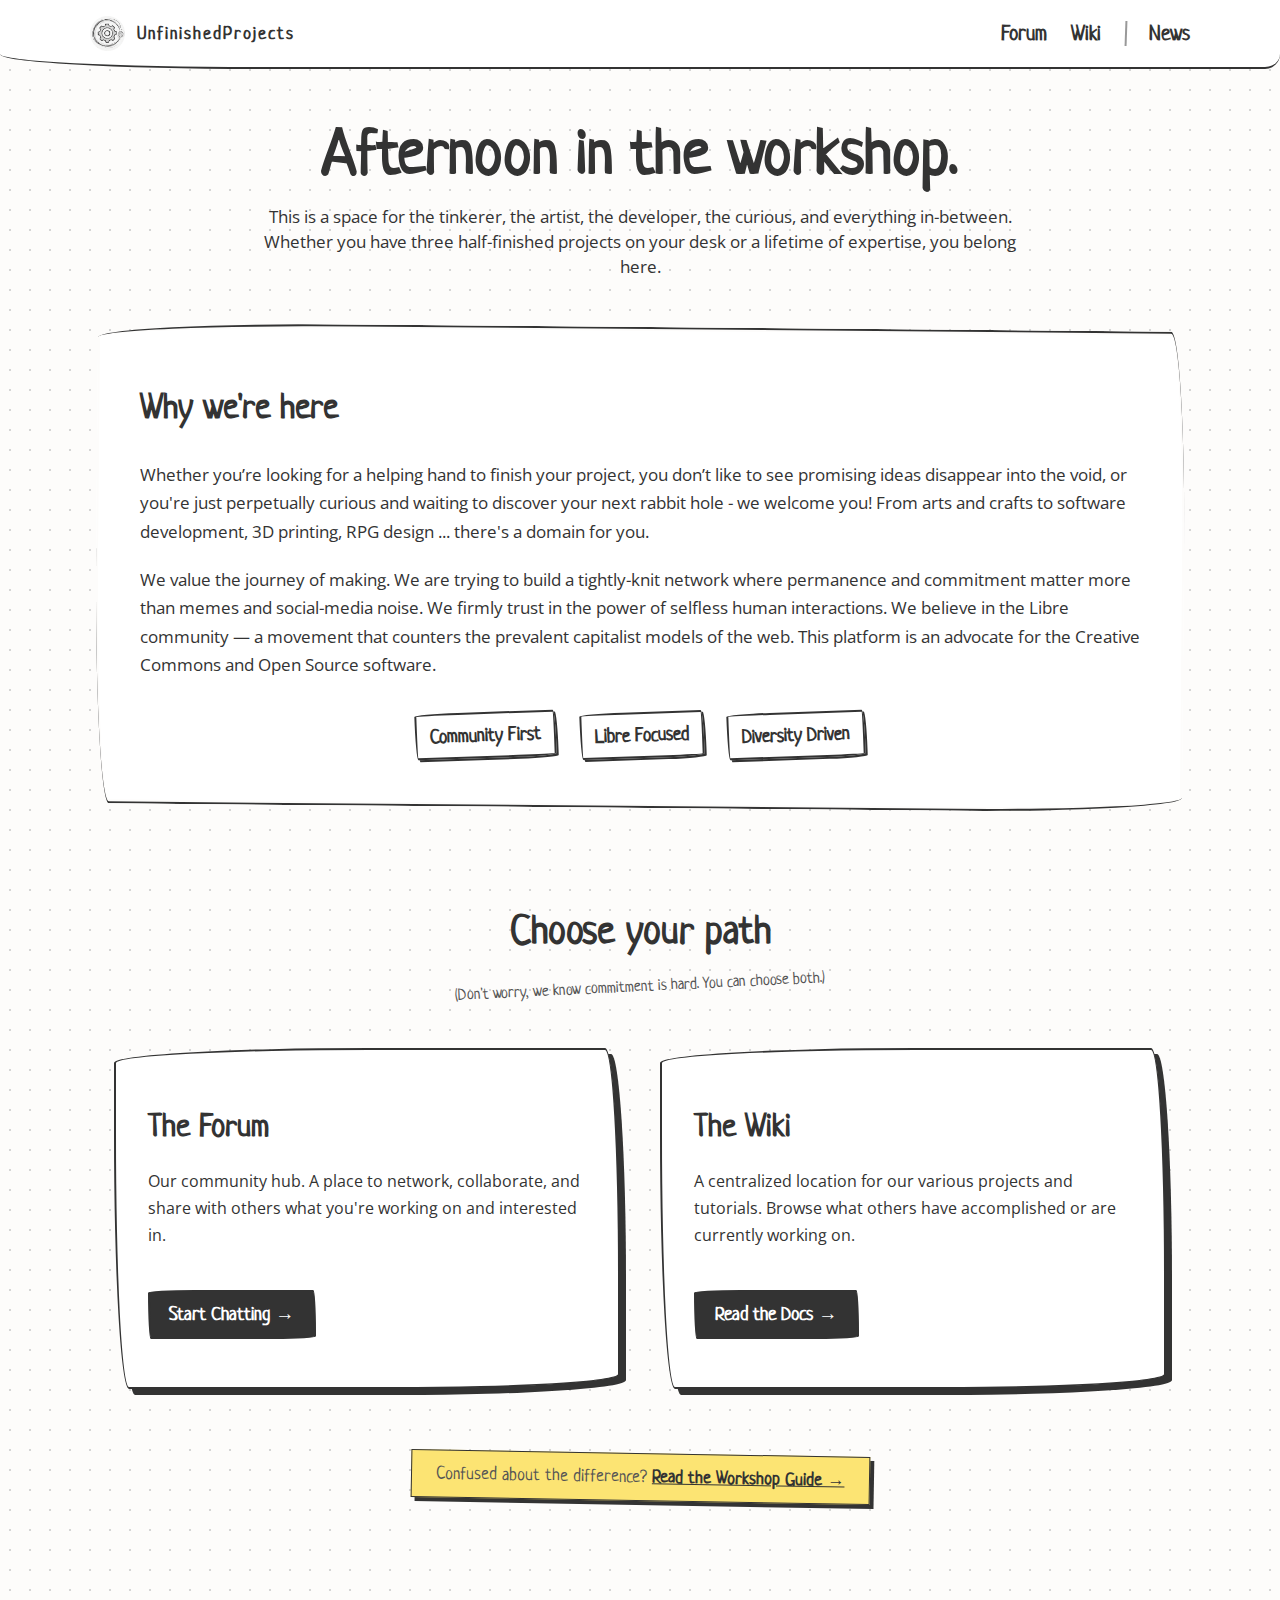
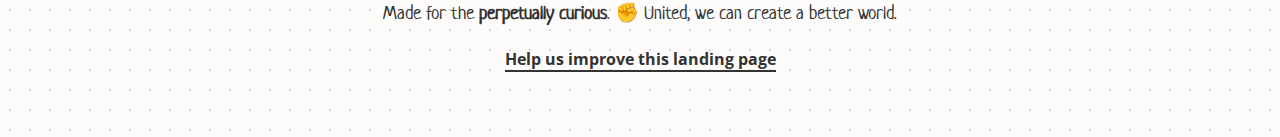
<file: index.html>
<!DOCTYPE html>
<html lang="en">
<head>
    <meta charset="UTF-8">
    <meta name="viewport" content="width=device-width, initial-scale=1.0">
    <title>Unfinished Projects | A Libre Creative Hub</title>
    
    <meta name="description" content="A community for those with three half-finished projects on their desk. Fostering collaboration through Open Source, Creative Commons, and the Fediverse.">
    <meta name="keywords" content="Open Source, Libre, Creative Commons, CC0, Fediverse, Godot, Blender, Gamedev, Collaboration, Self-Hosted">

    <link rel="icon" href="images/favicon.ico" type="image/x-icon">
    <link rel="apple-touch-icon" href="images/touch-icon.png">

    <link rel="stylesheet" href="style.css">
    
    <link rel="preconnect" href="https://fonts.googleapis.com">
    <link rel="preconnect" href="https://fonts.gstatic.com" crossorigin>
    <link href="https://fonts.googleapis.com/css2?family=Neucha&family=Open+Sans:wght@400;600&display=swap" rel="stylesheet">

    <meta property="og:type" content="website">
    <meta property="og:url" content="https://unfinishedprojects.net/">
    <meta property="og:title" content="Unfinished Projects | A Libre Creative Hub">
    <meta property="og:description" content="A community for those with three half-finished projects on their desk. Fostering collaboration through Open Source, Creative Commons, and the Fediverse.">
    <meta property="og:image" content="https://unfinishedprojects.net/images/og-image.png">

</head>
<body>

    <header>
        <nav>
            <div class="logo">
                <a href="/">
                    <img src="images/touch-icon.png" alt="Gear Icon" class="logo-icon">
                    <span class="logo-text">UnfinishedProjects</span>
                </a>
            </div>
            <div class="nav-links">
                <a href="https://forum.unfinishedprojects.net">Forum</a>
                <a href="https://wiki.unfinishedprojects.net">Wiki</a>
                <a href="https://forum.unfinishedprojects.net/category/1/news">News</a>
            </div>
        </nav>
    </header>

    <main>
        <section class="hero">
            <h1 id="greeting">Welcome to the Workshop.</h1>
            <p class="hero-text">
                This is a space for the tinkerer, the artist, the developer, the curious, and everything in-between. Whether you have three half-finished projects on your desk or a lifetime of expertise, you belong here. 
            </p>
        </section>

        <section class="manifesto">
            <div class="content-wrapper">
                <h2>Why we're here</h2>
                <p>
                    Whether you’re looking for a helping hand to finish your project, you don’t like to see promising ideas disappear into the void, or you're just perpetually curious and waiting to discover your next rabbit hole - we welcome you!
                    From arts and crafts to software development, 3D printing, RPG design ... there's a domain for you.
                </p>
                <p>
                    We value the journey of making. We are trying to build a tightly-knit network where permanence and commitment matter more than memes and social-media noise. We firmly trust in the power of selfless human interactions. 
                    We believe in the Libre community — a movement that counters the prevalent capitalist models of the web. This platform is an advocate for the Creative Commons and Open Source software.
                </p>
                <div class="tech-stack">
                    <span>Community First</span>
                    <span>•</span>
                    <span>Libre Focused</span>
                    <span>•</span>
                    <span>Diversity Driven</span>
                </div>
            </div>
        </section>

        <section class="hubs-section">
            <h2 class="section-title">Choose your path</h2>
            <p class="path-quip">(Don't worry, we know commitment is hard. You can choose both.)</p>
            
            <div class="hub-options">
                <a href="https://forum.unfinishedprojects.net" class="card">
                    <h2>The Forum</h2>
                    <p>Our community hub. A place to network, collaborate, and share with others what you're working on and interested in.</p>
                    <span class="btn">Start Chatting &rarr;</span>
                </a>
        
                <a href="https://wiki.unfinishedprojects.net" class="card">
                    <h2>The Wiki</h2>
                    <p>A centralized location for our various projects and tutorials. Browse what others have accomplished or are currently working on.</p>
                    <span class="btn">Read the Docs &rarr;</span>
                </a>
            </div>
        
            <div class="guide-link-container">
                <p class="guide-note">
                    Confused about the difference? 
                    <a href="forum_and_wiki.html">Read the Workshop Guide &rarr;</a>
                </p>
            </div>
        </section>
    </main>

    <footer>
        <div class="footer-content">
            <p>Made for the <strong>perpetually curious</strong>. ✊ United, we can create a better world.</p>
            <div class="footer-links">
                <a href="https://github.com/GreenAnts/UnfinishedProjects">Help us improve this landing page</a>
            </div>
        </div>
    </footer>

    <script src="script.js"></script>
</body>
</html>
</file>
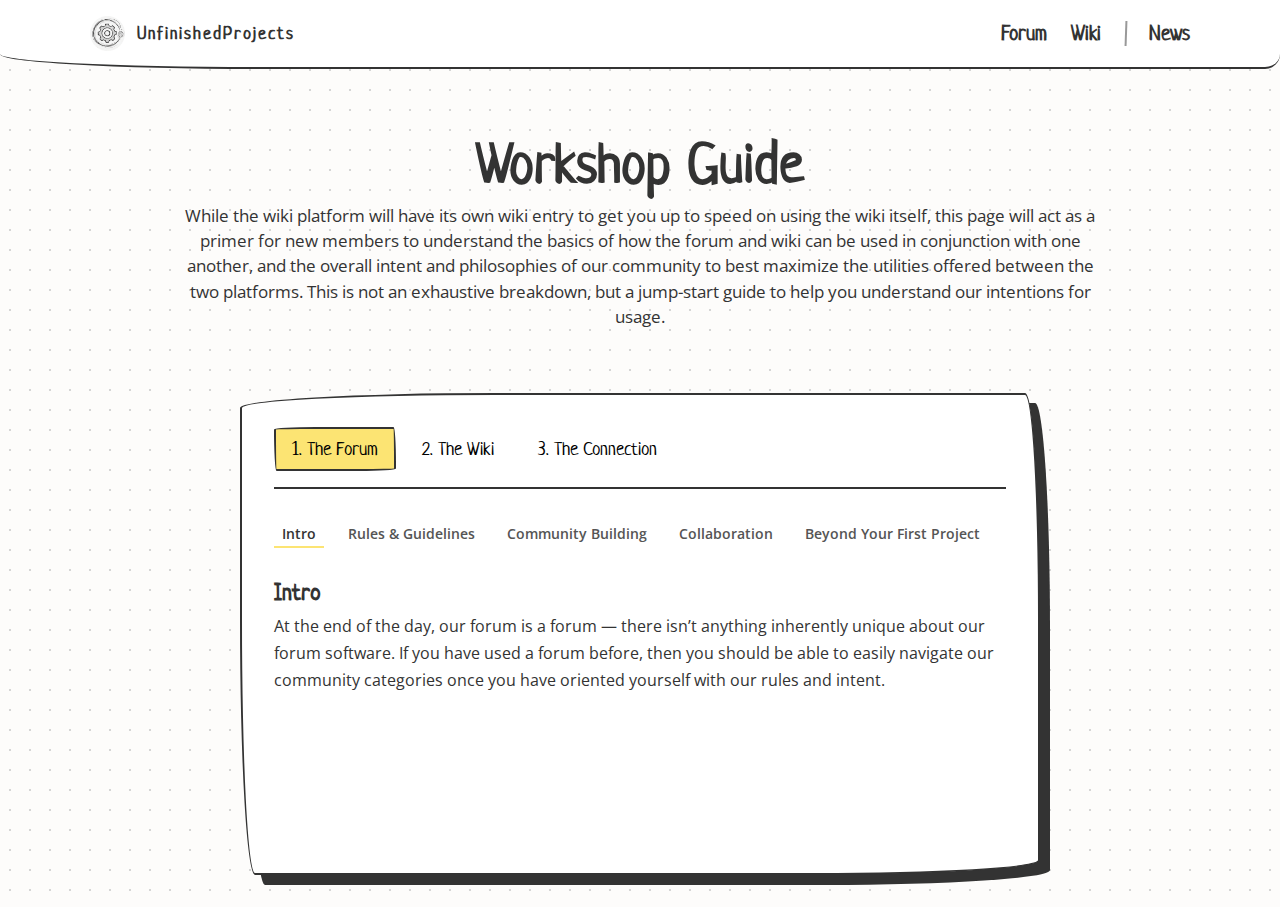
<file: forum_and_wiki.html>
<!DOCTYPE html>
<html lang="en">
<head>
    <meta charset="UTF-8">
    <meta name="viewport" content="width=device-width, initial-scale=1.0">
    <title>Workshop Guide | Unfinished Projects</title>
    <link rel="stylesheet" href="style.css">
    <link rel="preconnect" href="https://fonts.googleapis.com">
    <link rel="preconnect" href="https://fonts.gstatic.com" crossorigin>
    <link href="https://fonts.googleapis.com/css2?family=Neucha&family=Open+Sans:wght@400;600&display=swap" rel="stylesheet">
</head>
<body class="guide-page">

    <header>
        <nav>
            <div class="logo">
                <a href="index.html">
                    <img src="images/touch-icon.png" alt="Gear Icon" class="logo-icon">
                    <span class="logo-text">UnfinishedProjects</span>
                </a>
            </div>
            <div class="nav-links">
                <a href="https://forum.unfinishedprojects.net">Forum</a>
                <a href="https://wiki.unfinishedprojects.net">Wiki</a>
                <a href="https://forum.unfinishedprojects.net/category/1/news-and-updates">News</a>
            </div>
        </nav>
    </header>

    <main>
        <section class="hero-mini">
            <h1>Workshop Guide</h1>
            <p class="hero-text">While the wiki platform will have its own wiki entry to get you up to speed on using the wiki itself, this page will act as a primer for new members to understand the basics of how the forum and wiki can be used in conjunction with one another, and the overall intent and philosophies of our community to best maximize the utilities offered between the two platforms. This is not an exhaustive breakdown, but a jump-start guide to help you understand our intentions for usage.</p>
        </section>

        <div class="binder">
            <div class="binder-tabs">
                <button class="tab-btn active" onclick="openTab(event, 'forum-tab')">1. The Forum</button>
                <button class="tab-btn" onclick="openTab(event, 'wiki-tab')">2. The Wiki</button>
                <button class="tab-btn" onclick="openTab(event, 'connection-tab')">3. The Connection</button>
            </div>

            <div class="binder-body">
                <div id="forum-tab" class="tab-content active-content">
                    <div class="sub-tabs">
                        <button class="sub-btn active" onclick="openSubTab(event, 'forum-intro')">Intro</button>
                        <button class="sub-btn" onclick="openSubTab(event, 'forum-rules')">Rules & Guidelines</button>
                        <button class="sub-btn" onclick="openSubTab(event, 'forum-community')">Community Building</button>
                        <button class="sub-btn" onclick="openSubTab(event, 'forum-collab')">Collaboration</button>
                        <button class="sub-btn" onclick="openSubTab(event, 'forum-beyond')">Beyond Your First Project</button>
                    </div>
                    
                    <div class="sub-tab-container">
                        <div id="forum-intro" class="sub-content active-sub">
                            <h2>Intro</h2>
                            <p>At the end of the day, our forum is a forum — there isn’t anything inherently unique about our forum software. If you have used a forum before, then you should be able to easily navigate our community categories once you have oriented yourself with our rules and intent.</p>
                        </div>
                        <div id="forum-rules" class="sub-content">
                            <h2>Rules & Guidelines</h2>
                            <p>Before you post, we kindly ask that you actually read the rules and don’t skim over them. While some of them are your typical “boilerplate” rules, we do take them seriously, and this is your first opportunity to understand the culture and mindset that we are trying to establish. Some categories have “sticky” topics that we also ask you to read prior to posting in that category. Following the guidelines set out in these posts helps our community function smoothly by assisting both with moderation and helping members navigate and find the content they are looking for.</p>
                        </div>
                        <div id="forum-community" class="sub-content">
                            <h2>Community Building</h2>
                            <p>The forum is intended to help members make meaningful connections. Sometimes those meaningful connections come about in search of specific projects or needs, but other times they come about through simple and rudimentary interactions — interests, hobbies, goals, etc. Meaningful connections are made over time, and sometimes we need to overcome our differences and find common ground. We encourage members to ask questions and learn about things that may not be familiar territory. We can expand our knowledge and better collaborate when we take the time to learn what others have to offer. We strongly emphasize that no one in our community is “better” than anyone else. We may be better at specific tasks or have more knowledge in a specific area, but everyone has something they can bring to the table — so please be humble in your interactions and be ready to learn as well as teach.</p>
                        </div>
                        <div id="forum-collab" class="sub-content">
                            <h2>Collaboration</h2>
                            <p>When it comes to collaborating, the intent of the forum begins to overlap with that of the wiki. The forum acts as a more “lively” interaction between members to connect and network for specific projects. Whether you have a “libre” project already started and want to find other contributors, or you want to find partners to work on a new project — the forum is intended to be the platform that allows you to initiate and sustain that process.</p>
                        </div>
                        <div id="forum-beyond" class="sub-content">
                            <h2>Beyond Your First Project</h2>
                            <p>We recognize that although the forum has a chat function, a third-party application better suited to live messaging may be beneficial. We encourage members to use whatever platform is best suited for their project’s development team. However, we hope that members will not simply use our platform to find a team, then abandon the platform after finding collaborators. We want to build a community of lasting connections that will outlast any one project. If members simply move on after starting a project, this resource will cease to be useful for future members.</p>
                            <br>
                            <p>Additionally, we built this platform with the understanding that not everyone is well suited for a long-term commitment to a project. We want people to feel comfortable working on various projects in small commitments. If everyone commits a small amount of effort to a few projects, those projects are more likely to succeed than if they depend on a small handful of people to see them through from start to finish. Of course, every project has its own limitations and requirements, but we hope for a lasting community that values the journey of the <em>collection</em> of projects more than any one individual project.</p>
                            <br>
                            <p>This mindset should allow the community to thrive and remain active for the continued benefit of everyone. Even if you are extremely committed to a single project, try to take a break every once in a while and see if there are other community projects that could benefit from your experience and skills for a short period of time — possibly offering to complete one small task off their checklist.</p>
                        </div>
                    </div>
                </div>

                <div id="wiki-tab" class="tab-content">
                    <div class="sub-tabs">
                        <button class="sub-btn active" onclick="openSubTab(event, 'wiki-intro')">Intro</button>
                        <button class="sub-btn" onclick="openSubTab(event, 'wiki-rules')">Rules & Guidelines</button>
                        <button class="sub-btn" onclick="openSubTab(event, 'wiki-content')">Wiki Entries & Content Creation</button>
                    </div>
                    
                    <div class="sub-tab-container">
                        <div id="wiki-intro" class="sub-content active-sub">
                            <h2>Intro</h2>
                            <p>Our wiki platform serves two primary purposes. First, it provides a central place for our community to store, document, or create their projects. By having our projects centralized and easily accessible, we are able to foster a culture that promotes collaboration on many different “libre” projects, instead of each member only focusing on their own project. We want to promote collaboration and sharing of skills to better the collective of projects rather than any one individual project.</p>
                            <br>
                            <p>Second, the wiki acts as a central point for other members and the internet at large to easily access Creative Commons content. In the same way that Wikipedia provides easy and open access to information and knowledge, we hope to provide that same access to others in the realm of digital assets, creative insights, and open-source projects.</p>
                        </div>
                        <div id="wiki-rules" class="sub-content">
                            <h2>Rules & Guidelines</h2>
                            <p>Due to the potential for misuse (malicious or unintended) of the wiki pages, we ask that every editor/contributor go through a brief onboarding process. We try to keep this as concise as possible but find it necessary to ensure the quality of the wiki stays intact and remains useful for everyone well into the future.</p>
                            <br>
                            <p>The onboarding process simply involves each individual reading and understanding our intent and rules here, then reaching out to a moderator for access. This simple onboarding process is intended to ensure that each contributor understands the platform as a whole and the big-picture goal of our platform. We want to ensure content remains uniform for easy navigation and that our culture of community collaboration can sometimes supersede individual expectations.</p>
                        </div>
                        <div id="wiki-content" class="sub-content">
                            <h2>Wiki Entries & Content Creation</h2>
                            <p>The content that can be entered into the wiki is somewhat flexible, but with flexibility often comes confusion. We try our best to compromise between flexibility and structure to keep it organized and useful over an extended period of time. The content is grouped by Shelves > Books > Chapters > Pages. Shelves can only be created by moderators and will generally fall into overarching topics, including “Tutorials,” “Open Source Software,” “Art,” “World Building,” “Non-Digital,” etc.</p>
                            <br>
                            <p>If your specific project does not clearly fit into one of these, you may message a moderator and ask them to create a new one or clarify where it may be included. If your project spans multiple categories, then you should choose the one that best fits your project, and if necessary, create entries in multiple categories with only the applicable parts in each, linking your project to the other entries where needed. More specific details and further guidance can be found in the onboarding process.</p>
                        </div>
                    </div>
                </div>

                <div id="connection-tab" class="tab-content">
                    <div class="sub-tab-container">
                        <h2>The Connection</h2>
                        <p>In sum, the forum and the wiki are meant to complement one another and provide a platform for sustained cross-collaboration on a variety of topics. The combination of these two platforms makes “UnfinishedProjects” a reality in hopes of continued and sustained relationships to collaborate on a collective group of libre projects.</p>
                        <br>
                        <p>This experiment quickly falls apart if we selfishly focus on our own projects and neglect the overall collective, but if we can come together, forming a helpful and encouraging community, we can create a lasting and constantly improving list of projects that are “slightly less unfinished” than when we started.</p>
                        <br>
                        <p>We hope you’ll consider joining our effort to build something that can benefit us all and make lasting connections and improvements along the way.</p>
                    </div>
                </div>
            </div>
        </div>
    </main>

    <script>
        function openTab(evt, tabName) {
            const contents = document.querySelectorAll(".tab-content");
            contents.forEach(c => c.classList.remove("active-content"));
            const btns = document.querySelectorAll(".tab-btn");
            btns.forEach(b => b.classList.remove("active"));
            document.getElementById(tabName).classList.add("active-content");
            evt.currentTarget.classList.add("active");
        }

        function openSubTab(evt, subName) {
            const parent = evt.currentTarget.closest('.tab-content');
            const contents = parent.querySelectorAll(".sub-content");
            contents.forEach(c => c.classList.remove("active-sub"));
            const btns = parent.querySelectorAll(".sub-btn");
            btns.forEach(b => b.classList.remove("active"));
            document.getElementById(subName).classList.add("active-sub");
            evt.currentTarget.classList.add("active");
        }
    </script>
</body>
</html>
</file>
<file: style.css>
:root {
    --bg: #fdfcfb;
    --card-bg: #ffffff;
    --text: #333333;
    --muted: #555555;
    --border: #333333;
    --sketchy-radius: 255px 15px 225px 15px / 15px 225px 15px 255px; 
}

/* Custom Highlighter Selection */
::selection {
    background: #fce473; 
    color: var(--text);
}

* {
    box-sizing: border-box;
    margin: 0;
    padding: 0;
}

body {
    background-color: var(--bg);
    color: var(--text);
    font-family: 'Open Sans', sans-serif;
    line-height: 1.7;
    background-image: radial-gradient(#d5d5d5 1px, transparent 1px);
    background-size: 20px 20px;
    background-position: 0 0;
}

h1, h2, h3, h4, .btn, .tech-stack, .nav-links a {
    font-family: 'Neucha', cursive;
}

header {
    padding: 1rem 2rem; /* Slightly tighter header */
    border-bottom: 2px solid var(--border);
    background: var(--card-bg);
    border-radius: 0 0 15px 255px / 0 0 15px 15px;
}

nav {
    max-width: 1100px;
    margin: 0 auto;
    display: flex;
    justify-content: space-between;
    align-items: center;
}

.logo a {
    display: flex;
    align-items: center;
    text-decoration: none;
    color: var(--text);
    transition: transform 0.2s;
}

.logo a:hover {
    transform: rotate(-1deg) scale(1.02);
}

.logo-icon {
    height: 35px;
    width: auto;
    margin-right: 12px;
}

.logo-text {
    font-size: 1.1rem;
    font-weight: bold;
    letter-spacing: 2.0px;
    font-family: 'Neucha', cursive;
}

.nav-links {
    display: flex;
    align-items: center;
}

.nav-links a {
    color: var(--text);
    text-decoration: none;
    margin-left: 1.5rem;
    font-size: 1.3rem;
    font-weight: 600;
    transition: transform 0.1s ease;
    display: inline-block;
}

.nav-links a:hover { 
    text-decoration: underline;
    text-decoration-thickness: 2px;
    text-decoration-style: wavy;
    transform: rotate(-2deg);
}



/* Create a gap and a divider before the News link */
.nav-links a[href*="news"] {
    margin-left: 2rem; /* More space to the left of News */
    position: relative;
    padding-left: 1rem;
}

/* The vertical line */
.nav-links a[href*="news"]::before {
    content: "";
    position: absolute;
    left: -0.5rem;
    top: 15%;
    height: 70%;
    width: 2px;
    background-color: var(--border);
    transform: rotate(2deg); /* Keeps the sketchy, non-perfect look */
    opacity: 0.5;
}
.hero {
    max-width: 1100px;
    margin: 0 auto;
    padding: 3rem 1.5rem 1.5rem; /* Tighter padding to fit manifesto on screen */
    text-align: center;
}

h1 {
    font-size: clamp(2.5rem, 5vw, 4rem);
    margin-bottom: 1rem;
    line-height: 1.1;
    color: var(--text);
}

.hero-text {
    font-size: 1.1rem;
    color: var(--text);
    max-width: 800px;
    margin: 0 auto;
}

/* UPDATED: Wider Manifesto */
.manifesto {
    background: #ffffff;
    padding: 3rem 2rem; /* Reduced vertical padding */
    border-top: 2px solid var(--border);
    border-bottom: 2px solid var(--border);
    border-radius: var(--sketchy-radius);
    margin: 1.5rem auto; 
    width: 85%; /* Base width for responsiveness */
    max-width: 1200px; /* Wider limit */
    box-shadow: inset 0 0 0 2px var(--bg);
    transform: rotate(0.5deg); /* Slightly less extreme rotation for wide layouts */
}

.content-wrapper {
    max-width: 1000px; /* Wider content container */
    margin: 0 auto;
    font-size: 1.05rem;
    transform: rotate(-0.5deg); 
}

.manifesto h2 { 
    margin-bottom: 1.5rem; 
    font-size: 2.2rem;
}

.manifesto p { 
    margin-bottom: 1.2rem; 
    color: var(--text); 
}

.tech-stack {
    margin-top: 2rem;
    font-size: 1.2rem;
    color: var(--text);
    font-weight: bold;
    display: flex;
    justify-content: center;
    align-items: center;
    gap: 1.5rem;
    flex-wrap: wrap;
}

.tech-stack span:nth-child(odd) {
    border: 2px solid var(--border);
    padding: 0.3rem 0.8rem;
    border-radius: var(--sketchy-radius);
    transform: rotate(-2deg);
    box-shadow: 2px 2px 0px var(--border);
    transition: transform 0.2s;
    cursor: default;
}

.tech-stack span:nth-child(odd):hover {
    transform: rotate(2deg) scale(1.05);
}

.tech-stack span:nth-child(even) {
    display: none; 
}

.hubs-section {
    max-width: 1100px;
    margin: 0 auto;
    padding: 4rem 1.5rem 2rem;
}

.section-title {
    text-align: center;
    font-size: 2.5rem;
    margin-bottom: 0.5rem;
    color: var(--text);
}

.path-quip {
    text-align: center;
    font-family: 'Neucha', cursive;
    font-size: 1.0rem;
    color: var(--muted);
    margin-bottom: 3rem;
    transform: rotate(-2.8deg); /* Makes it look like a scribbled note */
    display: block;
}

.hub-options {
    display: grid;
    grid-template-columns: repeat(auto-fit, minmax(300px, 1fr));
    gap: 2.5rem;
}

.card {
    background: var(--card-bg);
    padding: 3rem 2rem;
    text-decoration: none;
    color: inherit;
    border: 2px solid var(--border);
    border-radius: var(--sketchy-radius);
    box-shadow: 6px 6px 0px var(--border);
    transition: box-shadow 0.2s, transform 0.1s ease-out; 
    text-align: left;
    display: flex;
    flex-direction: column;
}

.card:hover {
    box-shadow: 10px 10px 0px var(--border);
    z-index: 2; 
}

.card h2 { 
    margin-bottom: 1rem; 
    font-size: 2rem; 
}

.card p { 
    color: var(--text); 
    margin-bottom: 2.5rem; 
    font-size: 1rem; 
    flex-grow: 1;
}

.btn { 
    align-self: flex-start;
    color: var(--card-bg); 
    background-color: var(--border);
    font-weight: bold; 
    font-size: 1.2rem; 
    padding: 0.4rem 1.2rem;
    border: 2px solid var(--border);
    border-radius: var(--sketchy-radius);
    transition: background-color 0.2s, color 0.2s;
}

.card:hover .btn {
    background-color: transparent;
    color: var(--text);
}

footer {
    padding: 4rem 1.5rem;
    text-align: center;
}

.footer-content p {
    font-family: 'Neucha', cursive;
    font-size: 1.2rem;
}

.footer-links { 
    margin-top: 1rem; 
}

.footer-links a { 
    color: var(--text); 
    font-size: 1rem; 
    font-weight: bold;
    text-decoration: none;
    border-bottom: 2px solid var(--border);
}

.footer-links a:hover {
    border-bottom-style: dashed;
}

@media (max-width: 768px) {
    .manifesto { width: 95%; margin: 1rem auto; }
}

@media (max-width: 600px) {
    .hub-options { grid-template-columns: 1fr; }
    .logo-text { font-size: 1.6rem; }
}

/* Styles for the Forum & Wiki Guide Page */

.secondary-hero {
    padding: 4rem 1.5rem 2rem;
}

.guide-section {
    margin-bottom: 4rem;
}

.alt-rotate {
    transform: rotate(-0.5deg) !important;
}

.alt-rotate .content-wrapper {
    transform: rotate(0.5deg) !important;
}

.guide-section ul {
    margin: 1.5rem 0;
    padding-left: 1.5rem;
    list-style: none;
}

.guide-section ul li::before {
    content: "•";
    color: var(--border);
    font-weight: bold;
    display: inline-block; 
    width: 1em;
    margin-left: -1em;
}

.synergy-box {
    background: #fdfcfb;
    border-style: dashed;
}

.rules-grid {
    display: grid;
    grid-template-columns: repeat(auto-fit, minmax(200px, 1fr));
    gap: 2rem;
    margin: 2rem 0;
}

.rule-card {
    padding: 1rem;
    border: 1px solid var(--border);
    border-radius: var(--sketchy-radius);
    background: #fff;
}

.rule-card h3 {
    font-size: 1.4rem;
    margin-bottom: 0.5rem;
}

.footer-note {
    font-size: 0.9rem;
    font-style: italic;
    text-align: center;
    margin-top: 2rem;
    color: var(--muted);
}

.footer-note a {
    color: var(--text);
    font-weight: bold;
}

/* Note link under landing page cards */
.guide-link-container {
    text-align: center;
    margin-top: 3rem;
}

.guide-note {
    font-family: 'Neucha', cursive;
    font-size: 1.1rem;
    color: var(--muted);
    background: #fce473; /* Highlighter yellow Post-it feel */
    display: inline-block;
    margin-top: 1rem;
    padding: 0.5rem 1.5rem;
    transform: rotate(1deg);
    border: 1px solid var(--border);
    box-shadow: 4px 4px 0px var(--border);
}

.guide-note a {
    color: var(--text);
    font-weight: bold;
    text-decoration: underline;
}

/* Tab System Styles */
.binder {
    background: #fff;
    border: 2px solid var(--border);
    border-radius: var(--sketchy-radius);
    padding: 2rem;
    max-width: 800px;
    margin: 2rem auto;
    box-shadow: 10px 10px 0px var(--border);
    overflow: hidden; /* Keeps the sketchy border clean */
}

.binder-tabs {
    display: flex;
    gap: 0.5rem;
    margin-bottom: 2rem;
    border-bottom: 2px solid var(--border);
    padding-bottom: 1rem;
}

.tab-btn {
    background: none;
    border: 2px solid transparent;
    font-family: 'Neucha', cursive;
    font-size: 1.2rem;
    cursor: pointer;
    padding: 0.5rem 1rem;
    border-radius: var(--sketchy-radius);
}

.tab-btn.active {
    border-color: var(--border);
    background: #fce473;
}

.tab-content { 
    display: none; 
    animation: fadeIn 0.4s; 
    /* Set a minimum height so the box doesn't collapse/expand sharply */
    min-height: 320px; 
}

.tab-content.active-content { 
    display: block; 
}

.sketch-box {
    margin: 2rem 0;
    padding: 1rem;
    border: 2px dashed var(--border);
    background: #fdfcfb;
    transform: rotate(-0.5deg);
}

/* Rules Tab System */
.rules-binder {
    max-width: 800px;
    margin: 5rem auto;
}

.rules-tabs {
    display: flex;
    justify-content: center;
    gap: 1rem;
    margin-bottom: 1rem;
}

.rule-tab {
    background: #fff;
    border: 1px solid var(--border);
    padding: 0.5rem 1rem;
    font-family: 'Neucha', cursive;
    cursor: pointer;
    transform: rotate(-1deg);
}

.rule-tab.active {
    background: var(--border);
    color: #fff;
    transform: rotate(1deg);
}

.rules-display {
    min-height: 200px; /* Fixed height for the smaller rule box */
    text-align: center;
    padding: 2.5rem 2rem;
    border: 2px solid var(--border);
    border-radius: var(--sketchy-radius);
    background: #fff;
    display: flex;
    align-items: center;
    justify-content: center;
}

.rule-content { 
    display: none; 
    width: 100%;
}

.rule-content.active-rule { 
    display: block; 
    animation: fadeIn 0.3s; 
}

@keyframes fadeIn {
    from { opacity: 0; transform: translateY(5px); }
    to { opacity: 1; transform: translateY(0); }
}

.sketchy-divider {
    border: 0;
    height: 2px;
    background-image: linear-gradient(to right, transparent, var(--border), transparent);
    margin: 4rem 0;
}

.hero-mini {
    text-align: center;
    padding: 2rem 1.5rem 1rem; /* Reduced top/bottom padding to save vertical space */
    max-width: 100%; /* Allows the 75% child width to calculate correctly */
    margin: 0 auto;
}

.hero-text {
    font-size: 1.05rem; /* Slightly scaled down from 1.1rem */
    color: var(--text);
    width: 75%; /* Set to 75% of the page width as requested */
    max-width: 1200px; /* Upper limit for massive monitors */
    margin: 0 auto;
    line-height: 1.5; /* Tighter line-height than the body default */
}

.hero-mini h1 {
    font-size: clamp(2rem, 5vw, 3.5rem);
    margin-bottom: 0.5rem;
}

.sub-tabs {
    display: flex;
    gap: 1rem;
    margin-bottom: 1.5rem;
    justify-content: flex-start;
}

.sub-btn {
    background: transparent;
    border: none;
    border-bottom: 2px solid transparent;
    font-family: 'Open Sans', sans-serif;
    font-size: 0.9rem;
    font-weight: 600;
    cursor: pointer;
    padding: 0.2rem 0.5rem;
    color: var(--muted);
    transition: all 0.2s;
}

.sub-btn.active {
    color: var(--text);
    border-bottom: 2px solid #fce473;
}

/* Stability Fixes for Sub-Tabs */
.sub-tab-wrapper {
    min-height: 280px; /* Ensures the main binder doesn't jump when switching sub-tabs */
}

.sub-content {
    display: none;
    animation: fadeIn 0.3s ease;
}

.sub-content.active-sub {
    display: block;
}

/* Layout centering for Hero */
.hero-mini {
    text-align: center;
    padding: 4rem 1.5rem 2rem;
}
</file>
